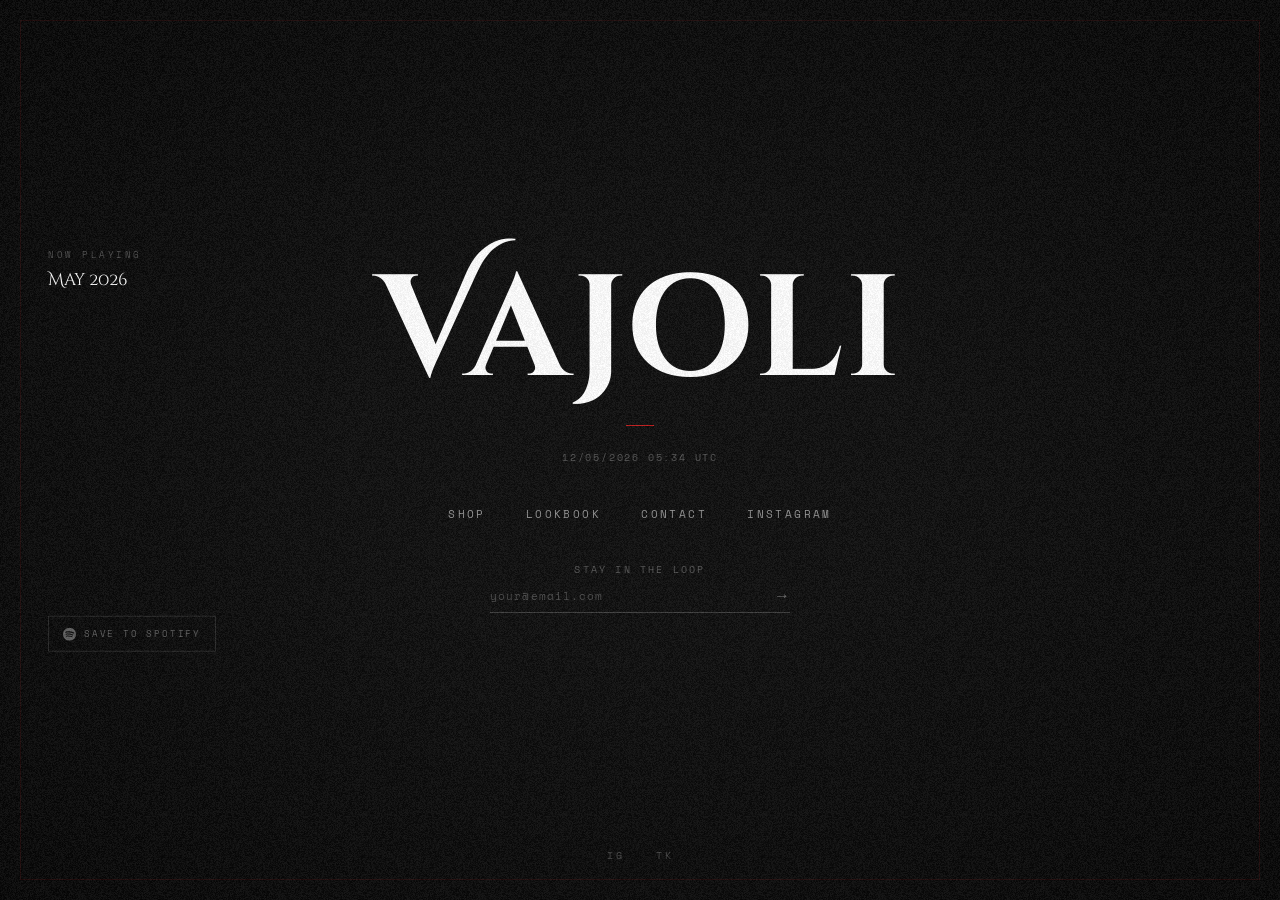
<file: index.html>
﻿<!DOCTYPE html>
<html lang="en">
<head>
    <meta charset="UTF-8">
    <meta name="viewport" content="width=device-width, initial-scale=1.0">
    <title>VAJOLI</title>
    <link rel="preconnect" href="https://fonts.googleapis.com">
    <link rel="preconnect" href="https://fonts.gstatic.com" crossorigin>
    <link href="https://fonts.googleapis.com/css2?family=Cinzel+Decorative:wght@400;700&family=Space+Mono:wght@400;700&display=swap" rel="stylesheet">
    <link rel="stylesheet" href="css/style.css?v=3">
</head>
<body class="page-home">

    <div class="grain-overlay"></div>

    <main class="hero">
        <!-- Background: replace with your editorial photo in style.css .hero__bg -->
        <div class="hero__bg"></div>
        <div class="hero__frame"></div>

        <div class="hero__content">
            <!-- Logo: place assets/logo.png here if you want the image instead of text -->
            <h1 class="hero__brand">Vajoli</h1>

            <div class="hero__rule"></div>

            <div class="hero__timestamp" id="timestamp"></div>

            <nav class="hero__nav" aria-label="Main navigation">
                <a href="shop.html">Shop</a>
                <a href="lookbook.html">Lookbook</a>
                <a href="contact.html">Contact</a>
                <a href="https://www.instagram.com/vaj0li/" target="_blank" rel="noopener">Instagram</a>
            </nav>

            <form class="hero__email" action="#" method="post" novalidate>
                <label class="hero__email-label" for="hero-email">Stay in the loop</label>
                <div class="hero__email-row">
                    <input
                        id="hero-email"
                        type="email"
                        name="email"
                        placeholder="your@email.com"
                        autocomplete="email"
                        required
                    >
                    <button type="submit" aria-label="Subscribe">→</button>
                </div>
            </form>
        </div>

        <!-- Monthly Playlist — left panel -->
        <div class="hero__playlist">
            <span class="hero__playlist-label">Now Playing</span>
            <span class="hero__playlist-month">May 2026</span>
            <div class="hero__playlist-embed">
                <iframe
                    src="https://open.spotify.com/embed/playlist/5VkpHDVp1KGWpnn2luR92s?utm_source=generator&theme=0"
                    width="100%"
                    height="300"
                    frameborder="0"
                    allowfullscreen
                    allow="autoplay; clipboard-write; encrypted-media; fullscreen; picture-in-picture"
                    loading="lazy">
                </iframe>
            </div>
            <a href="https://open.spotify.com/playlist/5VkpHDVp1KGWpnn2luR92s"
               target="_blank"
               rel="noopener"
               class="hero__playlist-save">
                <svg viewBox="0 0 24 24" xmlns="http://www.w3.org/2000/svg" aria-hidden="true" style="width:13px;height:13px;fill:currentColor;flex-shrink:0">
                    <path d="M12 0C5.4 0 0 5.4 0 12s5.4 12 12 12 12-5.4 12-12S18.66 0 12 0zm5.521 17.34c-.24.359-.66.48-1.021.24-2.82-1.74-6.36-2.101-10.561-1.141-.418.122-.779-.179-.899-.539-.12-.421.18-.78.54-.9 4.56-1.021 8.52-.6 11.64 1.32.42.18.479.659.301 1.02zm1.44-3.3c-.301.42-.841.6-1.262.3-3.239-1.98-8.159-2.58-11.939-1.38-.479.12-1.02-.12-1.14-.6-.12-.48.12-1.021.6-1.141C9.6 9.9 15 10.561 18.72 12.84c.361.181.54.78.241 1.2zm.12-3.36C15.24 8.4 8.82 8.16 5.16 9.301c-.6.179-1.2-.181-1.38-.721-.18-.601.18-1.2.72-1.381 4.26-1.26 11.28-1.02 15.721 1.621.539.3.719 1.02.419 1.56-.299.421-1.02.599-1.559.3z"/>
                </svg>
                Save to Spotify
            </a>
        </div>

        <div class="hero__socials">
            <a href="https://www.instagram.com/vaj0li/" target="_blank" rel="noopener">IG</a>
            <a href="https://www.tiktok.com/@vaj0li"   target="_blank" rel="noopener">TK</a>
        </div>
    </main>

    <script src="js/main.js?v=7"></script>
</body>
</html>
</file>
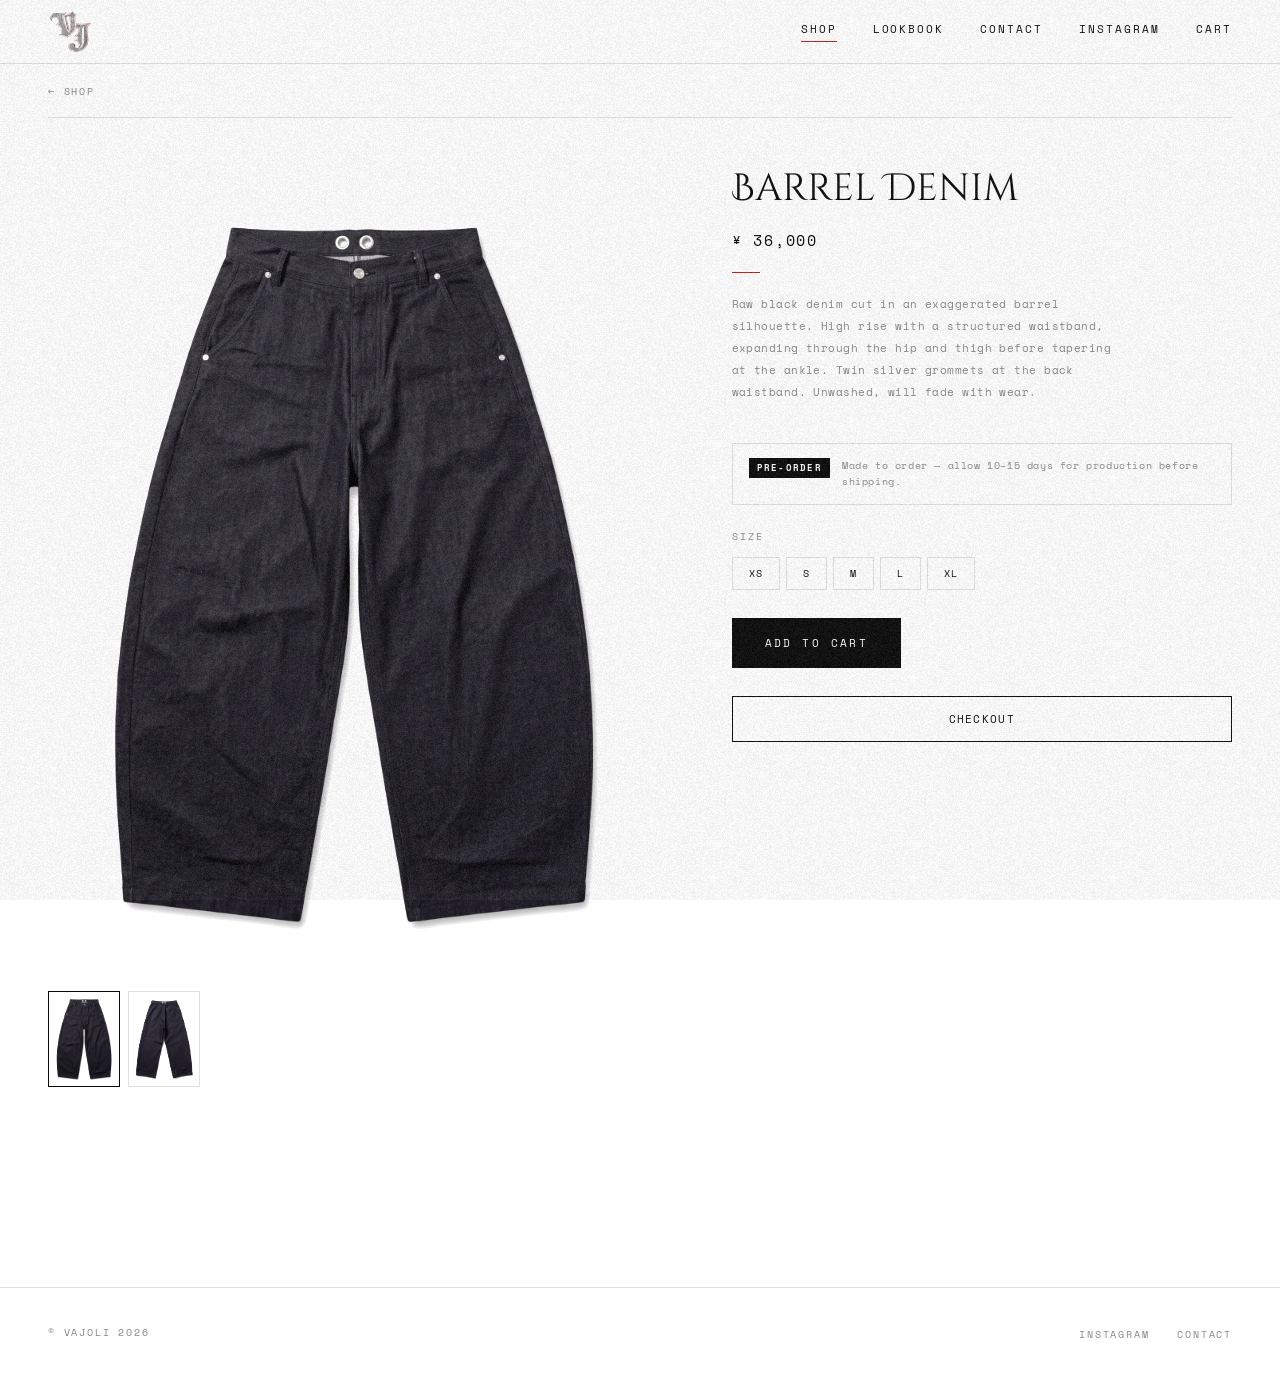
<file: barrel-denim.html>
﻿<!DOCTYPE html>
<html lang="en">
<head>
    <meta charset="UTF-8">
    <meta name="viewport" content="width=device-width, initial-scale=1.0">
    <title>Barrel Denim — VAJOLI</title>
    <link rel="preconnect" href="https://fonts.googleapis.com">
    <link rel="preconnect" href="https://fonts.gstatic.com" crossorigin>
    <link href="https://fonts.googleapis.com/css2?family=Cinzel+Decorative:wght@400;700&family=Space+Mono:wght@400;700&display=swap" rel="stylesheet">
    <link rel="stylesheet" href="css/style.css?v=6">
</head>
<body class="page-inner">

    <div class="grain-overlay"></div>

    <header class="site-header">
        <div class="header-left">
            <a href="index.html" class="site-logo">
                <img src="assets/logo.png" alt="Vajoli">
            </a>
        </div>
        <nav class="site-nav" aria-label="Main navigation">
            <a href="shop.html" class="active">Shop</a>
            <a href="lookbook.html">Lookbook</a>
            <a href="contact.html">Contact</a>
            <a href="https://www.instagram.com/vaj0li/" target="_blank" rel="noopener">Instagram</a>
            <a href="cart.html" class="cart-link">Cart<span class="cart-count"></span></a>
        </nav>
    </header>

    <main>
        <a href="shop.html" class="back-link">&#8592; Shop</a>
        <span class="back-link__rule"></span>
        <div class="product-page">

            <!-- Gallery -->
            <div class="product-gallery">
                <div class="product-gallery__main">
                    <img id="main-product-img"
                         src="assets/products/barrel-denim-front.jpg"
                         alt="Barrel Denim">
                </div>
                <div class="product-gallery__thumbs">
                    <button class="thumb active" onclick="switchProductImage('assets/products/barrel-denim-front.jpg', this)" aria-label="Front view">
                        <img src="assets/products/barrel-denim-front.jpg" alt="Front">
                    </button>
                    <button class="thumb" onclick="switchProductImage('assets/products/barrel-denim-back.jpg', this)" aria-label="Back view">
                        <img src="assets/products/barrel-denim-back.jpg" alt="Back">
                    </button>
                    <!-- Add more detail shots here -->
                </div>
            </div>

            <!-- Info -->
            <div class="product-info">
                <h1 class="product-info__name">Barrel Denim</h1>
                <div class="product-info__price-wrap" id="denim-price-wrap">
                    <p class="product-info__price price-launch" data-price-jpy="32000">&#165; 32,000</p>
                    <p class="product-info__price price-future" data-price-jpy="36000">&#165; 36,000</p>
                </div>
                <div class="product-info__rule"></div>

                <p class="product-info__desc">
                    Raw black denim cut in an exaggerated barrel silhouette. High rise with a structured waistband, expanding through the hip and thigh before tapering at the ankle. Twin silver grommets at the back waistband. Unwashed, will fade with wear.
                </p>

                <div class="product-preorder-notice">
                    <span class="preorder-badge">Pre-Order</span>
                    <p>Made to order — allow 10–15 days for production before shipping.</p>
                </div>

                <div class="product-info__sizes">
                    <span class="size-label">Size</span>
                    <div class="size-options">
                        <button class="size-btn" onclick="selectSize(this)">XS</button>
                        <button class="size-btn" onclick="selectSize(this)">S</button>
                        <button class="size-btn" onclick="selectSize(this)">M</button>
                        <button class="size-btn" onclick="selectSize(this)">L</button>
                        <button class="size-btn" onclick="selectSize(this)">XL</button>
                    </div>
                </div>

                <button class="btn-add-cart" data-product='{"id":"barrel-denim","name":"Barrel Denim","price":32000,"image":"assets/products/barrel-denim-front.jpg"}'>Add to cart</button>
                <button class="btn-buy-now" data-product='{"id":"barrel-denim","name":"Barrel Denim","price":32000,"image":"assets/products/barrel-denim-front.jpg"}'>Checkout</button>
            </div>

        </div>
    </main>

    <footer class="site-footer">
        <span class="site-footer__copy">© Vajoli 2026</span>
        <ul class="site-footer__links">
            <li><a href="https://www.instagram.com/vaj0li/" target="_blank" rel="noopener">Instagram</a></li>
            <li><a href="contact.html">Contact</a></li>
        </ul>
    </footer>

    <div id="spotify-mini"></div>
    <script src="js/main.js?v=7"></script>
</body>
</html>
</file>
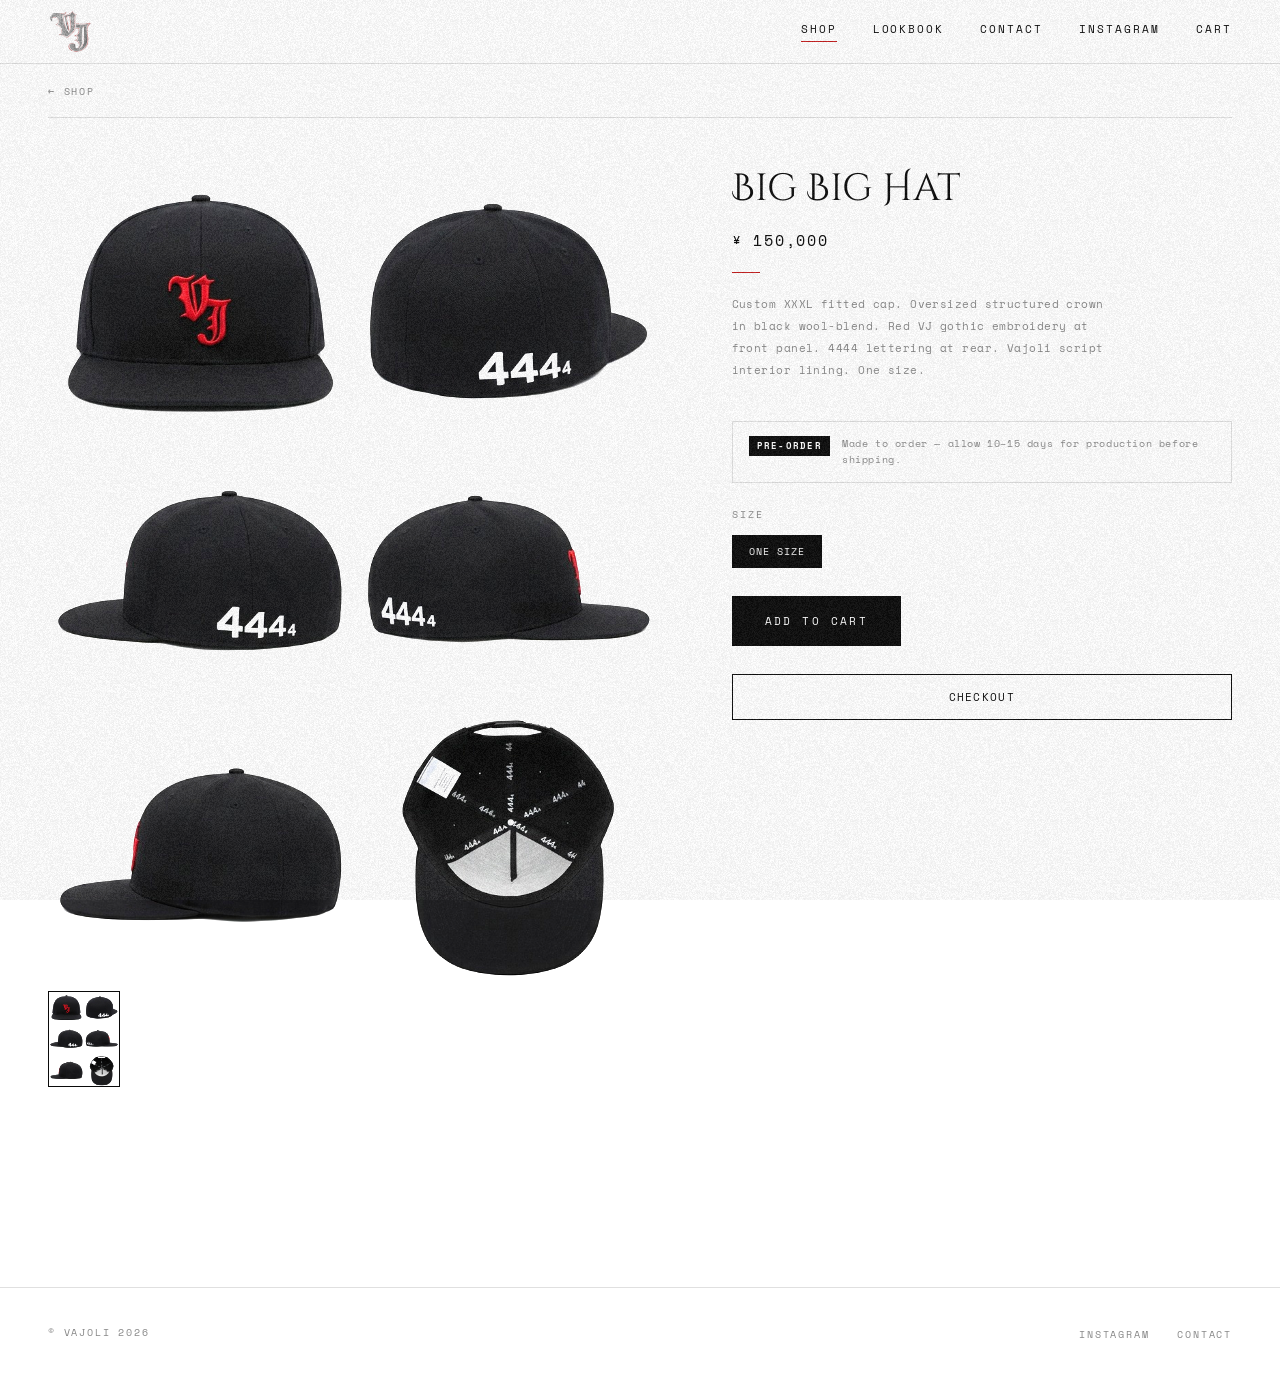
<file: big-big-hat.html>
<!DOCTYPE html>
<html lang="en">
<head>
    <meta charset="UTF-8">
    <meta name="viewport" content="width=device-width, initial-scale=1.0">
    <title>Big Big Hat — VAJOLI</title>
    <link rel="preconnect" href="https://fonts.googleapis.com">
    <link rel="preconnect" href="https://fonts.gstatic.com" crossorigin>
    <link href="https://fonts.googleapis.com/css2?family=Cinzel+Decorative:wght@400;700&family=Space+Mono:wght@400;700&display=swap" rel="stylesheet">
    <link rel="stylesheet" href="css/style.css?v=6">
</head>
<body class="page-inner">

    <div class="grain-overlay"></div>

    <header class="site-header">
        <div class="header-left">
            <a href="index.html" class="site-logo">
                <img src="assets/logo.png" alt="Vajoli">
            </a>
        </div>
        <nav class="site-nav" aria-label="Main navigation">
            <a href="shop.html" class="active">Shop</a>
            <a href="lookbook.html">Lookbook</a>
            <a href="contact.html">Contact</a>
            <a href="https://www.instagram.com/vaj0li/" target="_blank" rel="noopener">Instagram</a>
            <a href="cart.html" class="cart-link">Cart<span class="cart-count"></span></a>
        </nav>
    </header>

    <main>
        <a href="shop.html" class="back-link">&#8592; Shop</a>
        <span class="back-link__rule"></span>
        <div class="product-page">

            <!-- Gallery -->
            <div class="product-gallery">
                <div class="product-gallery__main">
                    <img id="main-product-img"
                         src="assets/products/big-big-hat-front.jpg"
                         alt="Big Big Hat">
                </div>
                <div class="product-gallery__thumbs">
                    <button class="thumb active" onclick="switchProductImage('assets/products/big-big-hat-front.jpg', this)" aria-label="All views">
                        <img src="assets/products/big-big-hat-front.jpg" alt="All views">
                    </button>
                </div>
            </div>

            <!-- Info -->
            <div class="product-info">
                <h1 class="product-info__name">Big Big Hat</h1>
                <p class="product-info__price" data-price-jpy="150000">&#165; 150,000</p>
                <div class="product-info__rule"></div>

                <p class="product-info__desc">
                    Custom XXXL fitted cap. Oversized structured crown in black wool-blend. Red VJ gothic embroidery at front panel. 4444 lettering at rear. Vajoli script interior lining. One size.
                </p>

                <div class="product-preorder-notice">
                    <span class="preorder-badge">Pre-Order</span>
                    <p>Made to order — allow 10–15 days for production before shipping.</p>
                </div>

                <div class="product-info__sizes">
                    <span class="size-label">Size</span>
                    <div class="size-options">
                        <button class="size-btn active" style="pointer-events:none;">One Size</button>
                    </div>
                </div>

                <button class="btn-add-cart" data-product='{"id":"big-big-hat","name":"Big Big Hat","price":150000,"image":"assets/products/big-big-hat-front.jpg"}'>Add to cart</button>
                <button class="btn-buy-now" data-product='{"id":"big-big-hat","name":"Big Big Hat","price":150000,"image":"assets/products/big-big-hat-front.jpg"}'>Checkout</button>
            </div>

        </div>
    </main>

    <footer class="site-footer">
        <span class="site-footer__copy">© Vajoli 2026</span>
        <ul class="site-footer__links">
            <li><a href="https://www.instagram.com/vaj0li/" target="_blank" rel="noopener">Instagram</a></li>
            <li><a href="contact.html">Contact</a></li>
        </ul>
    </footer>

    <div id="spotify-mini"></div>
    <script src="js/main.js?v=7"></script>
</body>
</html>
</file>
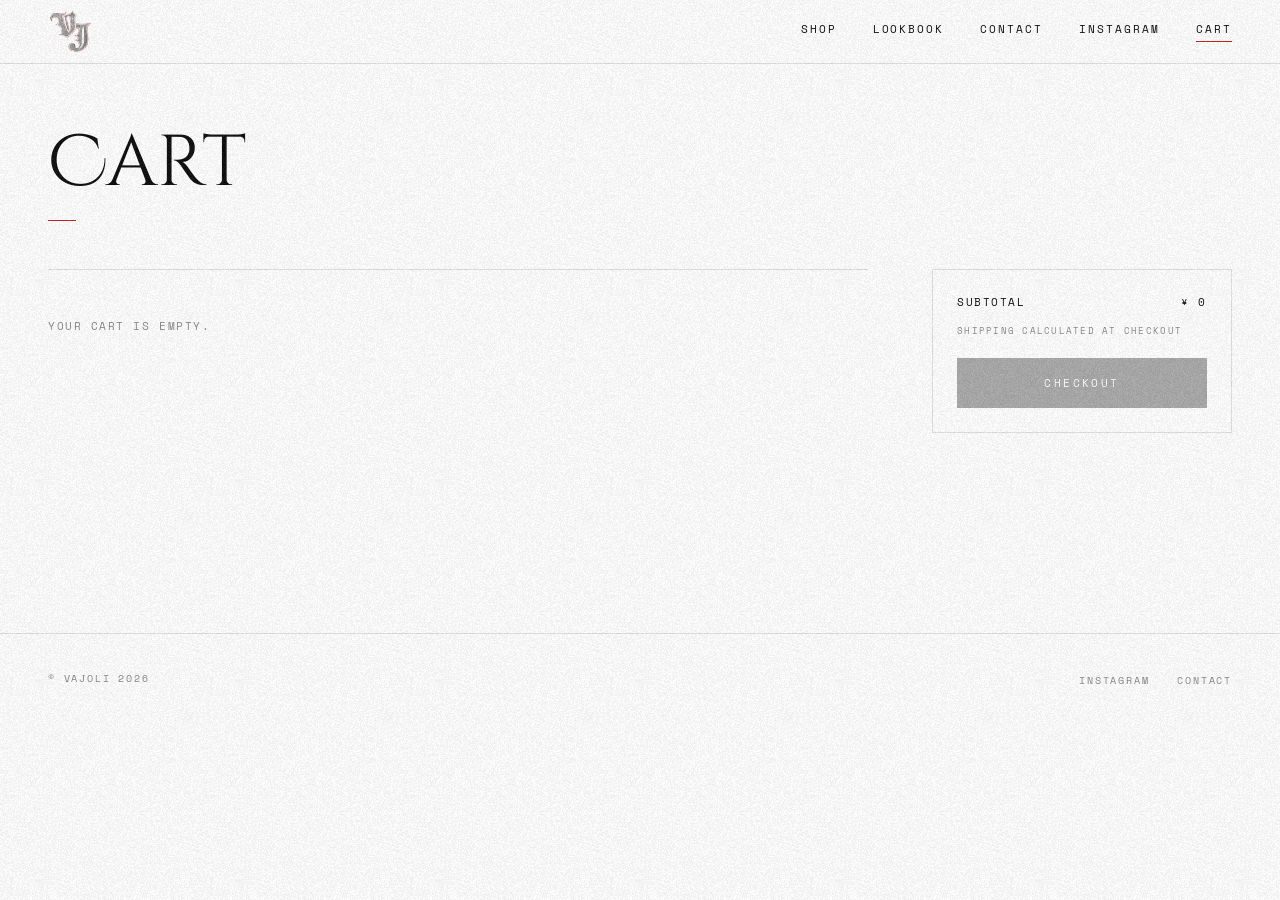
<file: cart.html>
﻿<!DOCTYPE html>
<html lang="en">
<head>
    <meta charset="UTF-8">
    <meta name="viewport" content="width=device-width, initial-scale=1.0">
    <title>Cart — VAJOLI</title>
    <link rel="preconnect" href="https://fonts.googleapis.com">
    <link rel="preconnect" href="https://fonts.gstatic.com" crossorigin>
    <link href="https://fonts.googleapis.com/css2?family=Cinzel+Decorative:wght@400;700&family=Space+Mono:wght@400;700&display=swap" rel="stylesheet">
    <link rel="stylesheet" href="css/style.css?v=6">
</head>
<body class="page-inner">

    <div class="grain-overlay"></div>

    <header class="site-header">
        <div class="header-left">
            <a href="index.html" class="site-logo">
                <img src="assets/logo.png" alt="Vajoli">
            </a>
        </div>
        <nav class="site-nav" aria-label="Main navigation">
            <a href="shop.html">Shop</a>
            <a href="lookbook.html">Lookbook</a>
            <a href="contact.html">Contact</a>
            <a href="https://www.instagram.com/vaj0li/" target="_blank" rel="noopener">Instagram</a>
            <a href="cart.html" class="cart-link active">Cart<span class="cart-count"></span></a>
        </nav>
    </header>

    <main>
        <div class="page-heading">
            <h1>Cart</h1>
            <div class="page-heading__rule"></div>
        </div>

        <div class="cart-page">
            <div id="cart-list" class="cart-list"></div>

            <div class="cart-summary">
                <div class="cart-summary__row">
                    <span>Subtotal</span>
                    <span id="cart-subtotal">&#165; 0</span>
                </div>
                <p class="cart-summary__note">Shipping calculated at checkout</p>
                <button id="btn-checkout" class="btn-checkout" disabled>Checkout</button>
            </div>
        </div>
    </main>

    <footer class="site-footer">
        <span class="site-footer__copy">© Vajoli 2026</span>
        <ul class="site-footer__links">
            <li><a href="https://www.instagram.com/vaj0li/" target="_blank" rel="noopener">Instagram</a></li>
            <li><a href="contact.html">Contact</a></li>
        </ul>
    </footer>

    <div id="spotify-mini"></div>
    <script src="js/main.js?v=7"></script>
    <script>renderCart();</script>
</body>
</html>
</file>
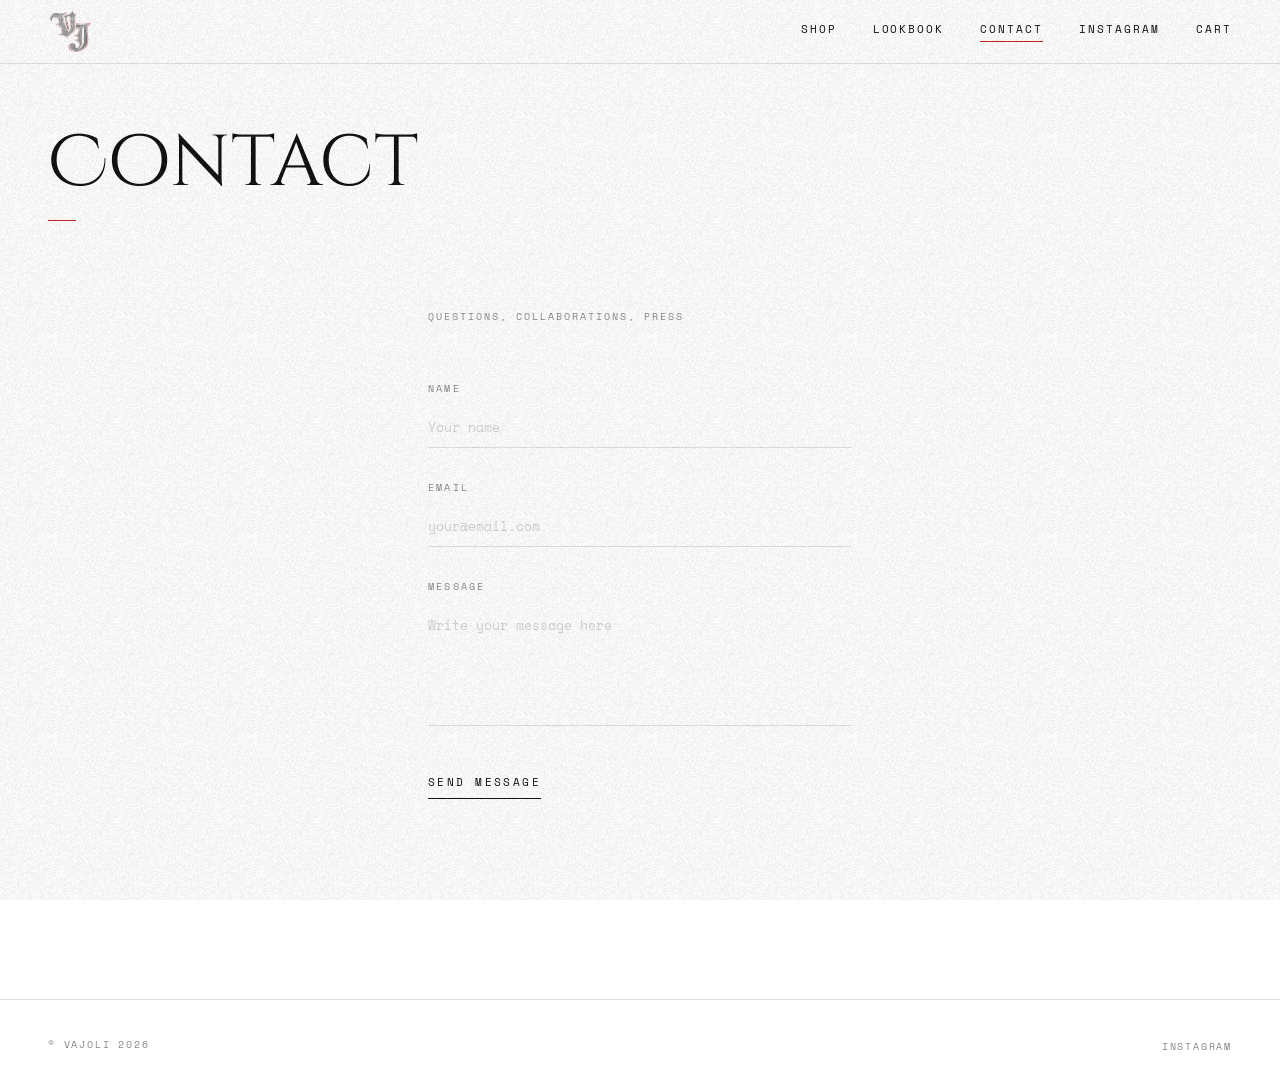
<file: contact.html>
﻿<!DOCTYPE html>
<html lang="en">
<head>
    <meta charset="UTF-8">
    <meta name="viewport" content="width=device-width, initial-scale=1.0">
    <title>Contact — VAJOLI</title>
    <link rel="preconnect" href="https://fonts.googleapis.com">
    <link rel="preconnect" href="https://fonts.gstatic.com" crossorigin>
    <link href="https://fonts.googleapis.com/css2?family=Cinzel+Decorative:wght@400;700&family=Space+Mono:wght@400;700&display=swap" rel="stylesheet">
    <link rel="stylesheet" href="css/style.css?v=6">
</head>
<body class="page-inner">

    <div class="grain-overlay"></div>

    <header class="site-header">
        <div class="header-left">
            <a href="index.html" class="site-logo">
                <img src="assets/logo.png" alt="Vajoli">
            </a>
        </div>
        <nav class="site-nav" aria-label="Main navigation">
            <a href="shop.html">Shop</a>
            <a href="lookbook.html">Lookbook</a>
            <a href="contact.html" class="active">Contact</a>
            <a href="https://www.instagram.com/vaj0li/" target="_blank" rel="noopener">Instagram</a>
            <a href="cart.html" class="cart-link">Cart<span class="cart-count"></span></a>
        </nav>
    </header>

    <main>
        <div class="page-heading">
            <h1>Contact</h1>
            <div class="page-heading__rule"></div>
        </div>

        <div class="contact-main">
            <p class="contact-sub">Questions, collaborations, press</p>

            <form class="contact-form" action="#" method="post" novalidate>

                <div class="form-group">
                    <label for="name">Name</label>
                    <input
                        type="text"
                        id="name"
                        name="name"
                        placeholder="Your name"
                        autocomplete="name"
                        required
                    >
                </div>

                <div class="form-group">
                    <label for="email">Email</label>
                    <input
                        type="email"
                        id="email"
                        name="email"
                        placeholder="your@email.com"
                        autocomplete="email"
                        required
                    >
                </div>

                <div class="form-group">
                    <label for="message">Message</label>
                    <textarea
                        id="message"
                        name="message"
                        placeholder="Write your message here"
                        rows="5"
                        required
                    ></textarea>
                </div>

                <button type="submit" class="btn-submit">Send message</button>

            </form>
        </div>
    </main>

    <footer class="site-footer">
        <span class="site-footer__copy">© Vajoli 2026</span>
        <ul class="site-footer__links">
            <li><a href="https://www.instagram.com/vaj0li/" target="_blank" rel="noopener">Instagram</a></li>
        </ul>
    </footer>

    <div id="spotify-mini"></div>
    <script src="js/main.js?v=7"></script>
</body>
</html>
</file>
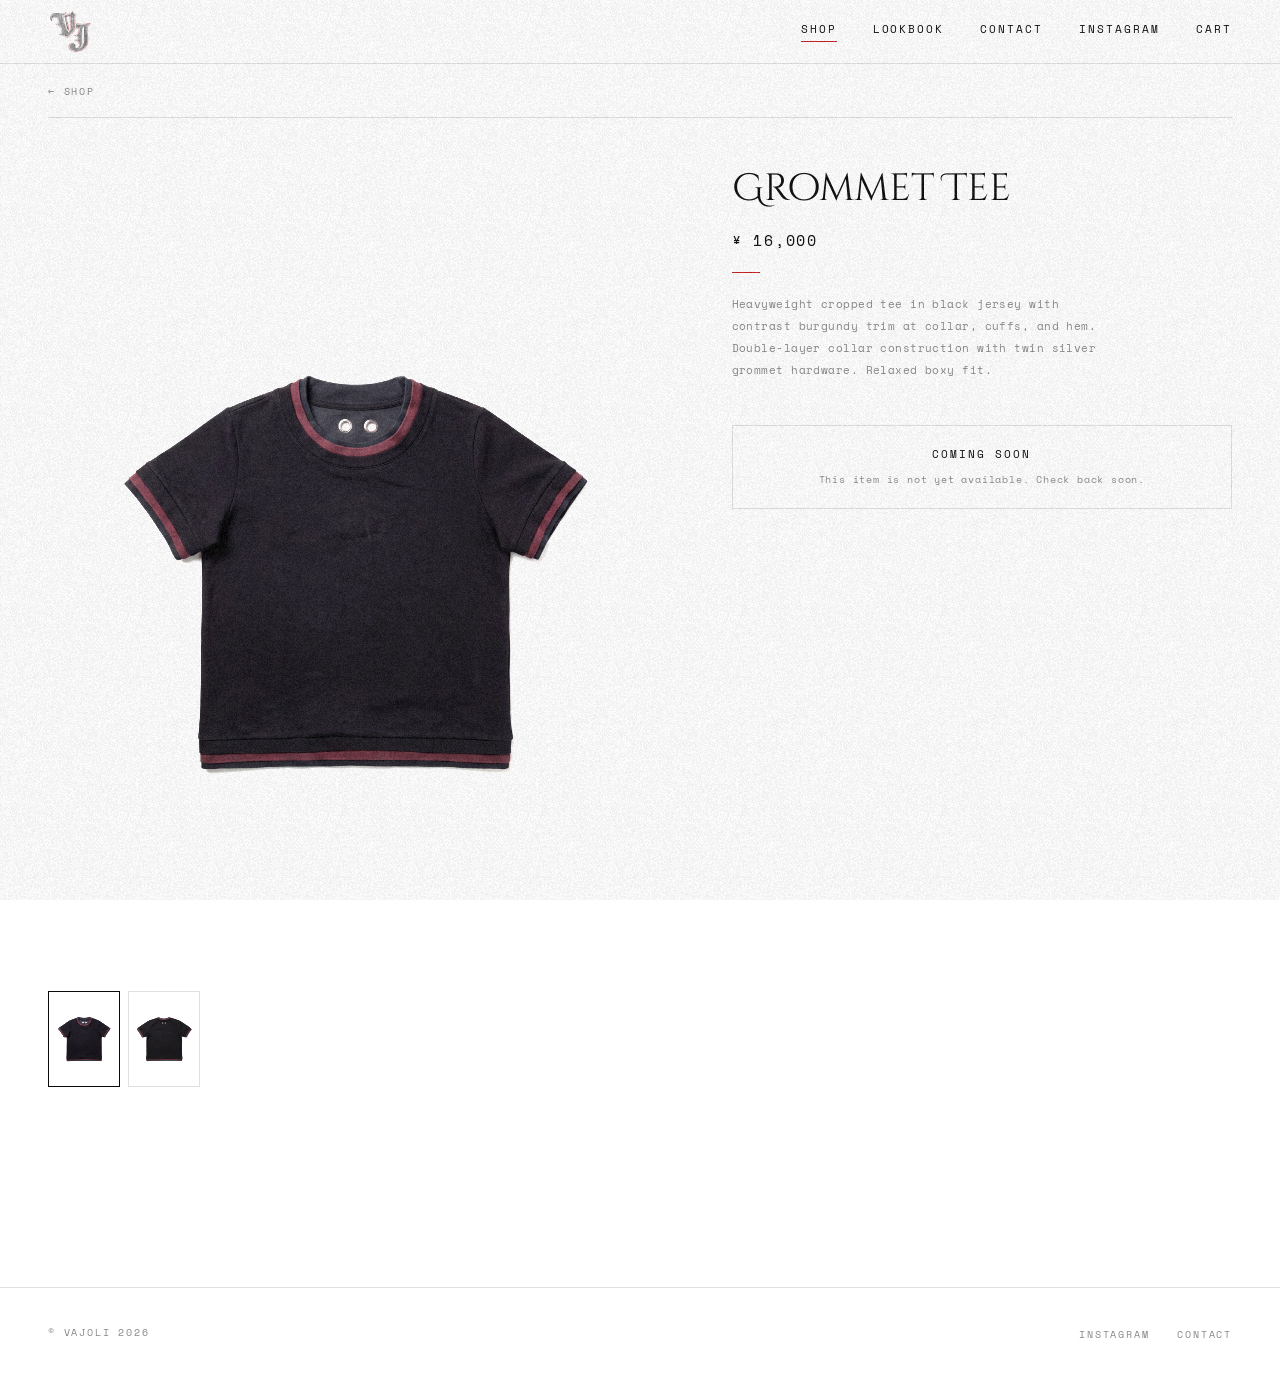
<file: grommet-tee.html>
﻿<!DOCTYPE html>
<html lang="en">
<head>
    <meta charset="UTF-8">
    <meta name="viewport" content="width=device-width, initial-scale=1.0">
    <title>Grommet Tee — VAJOLI</title>
    <link rel="preconnect" href="https://fonts.googleapis.com">
    <link rel="preconnect" href="https://fonts.gstatic.com" crossorigin>
    <link href="https://fonts.googleapis.com/css2?family=Cinzel+Decorative:wght@400;700&family=Space+Mono:wght@400;700&display=swap" rel="stylesheet">
    <link rel="stylesheet" href="css/style.css?v=6">
</head>
<body class="page-inner">

    <div class="grain-overlay"></div>

    <header class="site-header">
        <div class="header-left">
            <a href="index.html" class="site-logo">
                <img src="assets/logo.png" alt="Vajoli">
            </a>
        </div>
        <nav class="site-nav" aria-label="Main navigation">
            <a href="shop.html" class="active">Shop</a>
            <a href="lookbook.html">Lookbook</a>
            <a href="contact.html">Contact</a>
            <a href="https://www.instagram.com/vaj0li/" target="_blank" rel="noopener">Instagram</a>
            <a href="cart.html" class="cart-link">Cart<span class="cart-count"></span></a>
        </nav>
    </header>

    <main>
        <a href="shop.html" class="back-link">&#8592; Shop</a>
        <span class="back-link__rule"></span>
        <div class="product-page">

            <!-- Gallery -->
            <div class="product-gallery">
                <div class="product-gallery__main">
                    <img id="main-product-img"
                         src="assets/products/grommet-tee-front.jpg"
                         alt="Grommet Tee">
                </div>
                <div class="product-gallery__thumbs">
                    <button class="thumb active" onclick="switchProductImage('assets/products/grommet-tee-front.jpg', this)" aria-label="Front view">
                        <img src="assets/products/grommet-tee-front.jpg" alt="Front">
                    </button>
                    <button class="thumb" onclick="switchProductImage('assets/products/grommet-tee-back.jpg', this)" aria-label="Back view">
                        <img src="assets/products/grommet-tee-back.jpg" alt="Back">
                    </button>
                    <!-- Add more detail shots here -->
                </div>
            </div>

            <!-- Info -->
            <div class="product-info">
                <h1 class="product-info__name">Grommet Tee</h1>
                <p class="product-info__price" data-price-jpy="16000">&#165; 16,000</p>
                <div class="product-info__rule"></div>

                <p class="product-info__desc">
                    Heavyweight cropped tee in black jersey with contrast burgundy trim at collar, cuffs, and hem. Double-layer collar construction with twin silver grommet hardware. Relaxed boxy fit.
                </p>

                <div class="product-coming-soon-notice">
                    <span>Coming Soon</span>
                    <p>This item is not yet available. Check back soon.</p>
                </div>
            </div>

        </div>
    </main>

    <footer class="site-footer">
        <span class="site-footer__copy">© Vajoli 2026</span>
        <ul class="site-footer__links">
            <li><a href="https://www.instagram.com/vaj0li/" target="_blank" rel="noopener">Instagram</a></li>
            <li><a href="contact.html">Contact</a></li>
        </ul>
    </footer>

    <div id="spotify-mini"></div>
    <script src="js/main.js?v=7"></script>
</body>
</html>
</file>
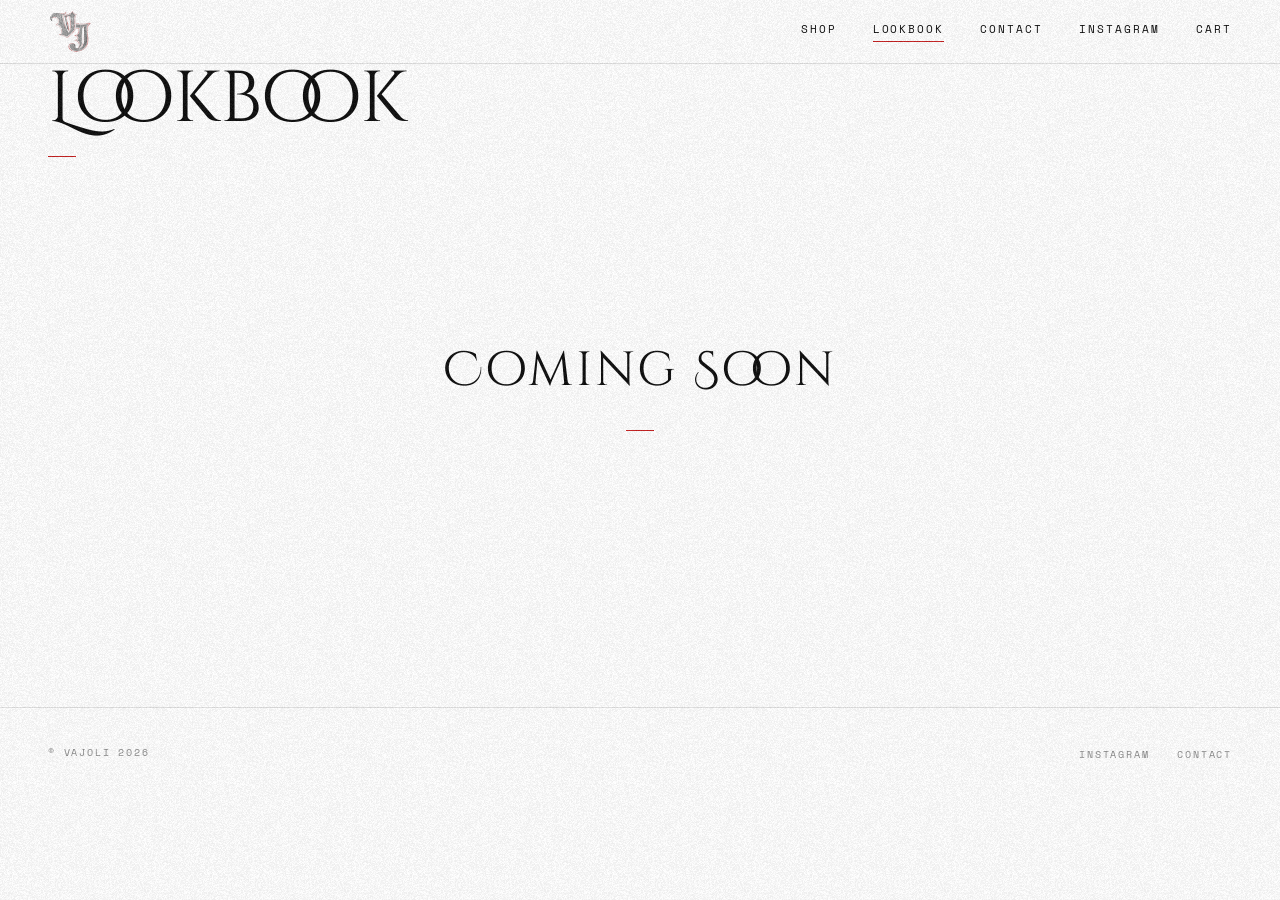
<file: lookbook.html>
﻿<!DOCTYPE html>
<html lang="en">
<head>
    <meta charset="UTF-8">
    <meta name="viewport" content="width=device-width, initial-scale=1.0">
    <title>Lookbook — VAJOLI</title>
    <link rel="preconnect" href="https://fonts.googleapis.com">
    <link rel="preconnect" href="https://fonts.gstatic.com" crossorigin>
    <link href="https://fonts.googleapis.com/css2?family=Cinzel+Decorative:wght@400;700&family=Space+Mono:wght@400;700&display=swap" rel="stylesheet">
    <link rel="stylesheet" href="css/style.css?v=6">
</head>
<body class="page-inner">

    <div class="grain-overlay"></div>

    <header class="site-header">
        <div class="header-left">
            <a href="index.html" class="site-logo">
                <img src="assets/logo.png" alt="Vajoli">
            </a>
        </div>
        <nav class="site-nav" aria-label="Main navigation">
            <a href="shop.html">Shop</a>
            <a href="lookbook.html" class="active">Lookbook</a>
            <a href="contact.html">Contact</a>
            <a href="https://www.instagram.com/vaj0li/" target="_blank" rel="noopener">Instagram</a>
            <a href="cart.html" class="cart-link">Cart<span class="cart-count"></span></a>
        </nav>
    </header>

    <main class="lookbook-main">
        <div class="page-heading lookbook-intro">
            <h1>Lookbook</h1>
            <div class="page-heading__rule"></div>
        </div>

        <div class="coming-soon">
            <span class="coming-soon__text">Coming Soon</span>
            <div class="coming-soon__rule"></div>
        </div>
    </main>

    <footer class="site-footer">
        <span class="site-footer__copy">© Vajoli 2026</span>
        <ul class="site-footer__links">
            <li><a href="https://www.instagram.com/vaj0li/" target="_blank" rel="noopener">Instagram</a></li>
            <li><a href="contact.html">Contact</a></li>
        </ul>
    </footer>

    <div id="spotify-mini"></div>
    <script src="js/main.js?v=7"></script>
</body>
</html>
</file>
<file: css/style.css>
/* ================================================
   VAJOLI — style.css
   ================================================ */

@import url('https://fonts.googleapis.com/css2?family=Cinzel+Decorative:wght@400;700&family=Space+Mono:wght@400;700&display=swap');

/* ── Reset ── */
*, *::before, *::after { box-sizing: border-box; margin: 0; padding: 0; }
html { font-size: 16px; scroll-behavior: smooth; }
img  { max-width: 100%; display: block; }
a    { color: inherit; text-decoration: none; }
ul   { list-style: none; }

body {
    font-family: 'Space Mono', 'Courier New', monospace;
    line-height: 1.6;
    -webkit-font-smoothing: antialiased;
    -moz-osx-font-smoothing: grayscale;
}

/* ── Tokens ── */
:root {
    --white:    #ffffff;
    --black:    #0a0a0a;
    --red:      #c41c1c;
    --muted:    #888888;
    --border:   #e0e0e0;
    --hero-bg:  #0c0c0c;
    --ph:       #1a1a1a;    /* placeholder dark */
    --gothic:   'Cinzel Decorative', 'Trajan Pro', serif;
    --mono:     'Space Mono', 'Courier New', monospace;
}

/* ── Grain Overlay (backgroundImage set via JS) ── */
.grain-overlay {
    position: fixed;
    inset: 0;
    pointer-events: none;
    z-index: 9000;
    background-repeat: repeat;
}

/* ================================================
   HOME — HERO
   ================================================ */

body.page-home {
    background: var(--hero-bg);
    overflow-x: hidden;
}

.hero {
    min-height: 100svh;
    display: flex;
    flex-direction: column;
    align-items: center;
    justify-content: center;
    position: relative;
    overflow: hidden;
    padding: 80px 24px 100px;
}

/* ── Hero background: swap for your editorial photo ── */
.hero__bg {
    position: absolute;
    inset: 0;
    z-index: 0;
    background: var(--hero-bg);
    /* background-image: url('../assets/hero.jpg'); */
    /* background-size: cover;                      */
    /* background-position: center;                 */
}

/* Vignette */
.hero__bg::after {
    content: '';
    position: absolute;
    inset: 0;
    background: radial-gradient(ellipse at center, transparent 30%, rgba(0,0,0,0.65) 100%);
}

/* Inner border accent */
.hero__frame {
    position: absolute;
    inset: 20px;
    border: 1px solid rgba(196, 28, 28, 0.12);
    pointer-events: none;
    z-index: 2;
}

/* ── Hero content ── */
.hero__content {
    position: relative;
    z-index: 3;
    display: flex;
    flex-direction: column;
    align-items: center;
    text-align: center;
    gap: 0;
}

.hero__brand {
    font-family: var(--gothic);
    font-size: clamp(72px, 14vw, 144px);
    color: var(--white);
    line-height: 0.9;
    letter-spacing: 0.02em;
    margin-bottom: 28px;
}

.hero__rule {
    width: 28px;
    height: 1px;
    background: var(--red);
    margin: 0 auto 24px;
}

.hero__timestamp {
    font-family: var(--mono);
    font-size: 10px;
    color: rgba(255, 255, 255, 0.3);
    letter-spacing: 0.18em;
    text-transform: uppercase;
    margin-bottom: 40px;
}

.hero__nav {
    display: flex;
    gap: 40px;
    flex-wrap: wrap;
    justify-content: center;
}

.hero__nav a {
    font-family: var(--mono);
    font-size: 11px;
    text-transform: uppercase;
    letter-spacing: 0.22em;
    color: rgba(255, 255, 255, 0.55);
    position: relative;
    padding-bottom: 3px;
    transition: color 0.2s ease;
}

.hero__nav a::after {
    content: '';
    position: absolute;
    bottom: 0;
    left: 0;
    width: 0;
    height: 1px;
    background: var(--red);
    transition: width 0.25s ease;
}

.hero__nav a:hover          { color: var(--white); }
.hero__nav a:hover::after   { width: 100%; }

/* ── Email capture ── */
.hero__email {
    margin-top: 36px;
    width: 100%;
    max-width: 300px;
    display: flex;
    flex-direction: column;
    gap: 10px;
}

.hero__email-label {
    font-family: var(--mono);
    font-size: 10px;
    text-transform: uppercase;
    letter-spacing: 0.22em;
    color: rgba(255, 255, 255, 0.3);
}

.hero__email-row {
    display: flex;
    align-items: center;
    border-bottom: 1px solid rgba(255, 255, 255, 0.2);
    padding-bottom: 8px;
    transition: border-color 0.25s ease;
}

.hero__email-row:focus-within {
    border-bottom-color: rgba(255, 255, 255, 0.6);
}

.hero__email input {
    flex: 1;
    background: transparent;
    border: none;
    outline: none;
    font-family: var(--mono);
    font-size: 11px;
    letter-spacing: 0.1em;
    color: var(--white);
    min-width: 0;
}

.hero__email input::placeholder {
    color: rgba(255, 255, 255, 0.25);
}

.hero__email button {
    background: none;
    border: none;
    color: rgba(255, 255, 255, 0.4);
    font-size: 16px;
    cursor: pointer;
    padding: 0 0 0 10px;
    line-height: 1;
    transition: color 0.2s ease;
    flex-shrink: 0;
}

.hero__email button:hover {
    color: var(--red);
}

/* ── Social links pinned to bottom ── */
.hero__socials {
    position: absolute;
    bottom: 36px;
    left: 50%;
    transform: translateX(-50%);
    z-index: 3;
    display: flex;
    gap: 32px;
}

.hero__socials a {
    font-family: var(--mono);
    font-size: 10px;
    text-transform: uppercase;
    letter-spacing: 0.25em;
    color: rgba(255, 255, 255, 0.25);
    transition: color 0.2s ease;
}

.hero__socials a:hover { color: var(--red); }

/* ── Monthly Playlist panel — left side of hero ── */
.hero__playlist {
    position: absolute;
    left: 48px;
    top: 50%;
    transform: translateY(-50%);
    z-index: 3;
    width: 230px;
    display: flex;
    flex-direction: column;
    gap: 13px;
}

.hero__playlist-label {
    font-family: var(--mono);
    font-size: 9px;
    text-transform: uppercase;
    letter-spacing: 0.28em;
    color: rgba(255, 255, 255, 0.28);
}

.hero__playlist-month {
    font-family: var(--gothic);
    font-size: 17px;
    font-weight: 400;
    color: var(--white);
    line-height: 1.1;
    margin-top: -4px;
}

.hero__playlist-embed {
    width: 100%;
}

.hero__playlist-embed iframe {
    display: block;
    width: 100%;
    border: none;
    border-radius: 10px;
}

.hero__playlist-save {
    display: inline-flex;
    align-items: center;
    gap: 8px;
    font-family: var(--mono);
    font-size: 9px;
    text-transform: uppercase;
    letter-spacing: 0.2em;
    color: rgba(255, 255, 255, 0.35);
    border: 1px solid rgba(255, 255, 255, 0.12);
    padding: 10px 14px;
    align-self: flex-start;
    transition: background 0.25s, border-color 0.25s, color 0.25s;
    white-space: nowrap;
}

.hero__playlist-save:hover {
    background: #1db954;
    border-color: #1db954;
    color: var(--white);
}

/* Hide on screens too narrow to avoid overlap with centered content */
@media (max-width: 1100px) {
    .hero__playlist { display: none; }
}

/* ================================================
   INNER PAGES — SHARED
   ================================================ */

body.page-inner {
    background: var(--white);
    color: var(--black);
}

/* ── Site Header ── */
.site-header {
    position: sticky;
    top: 0;
    z-index: 200;
    background: var(--white);
    border-bottom: 1px solid var(--border);
    height: 64px;
    display: flex;
    align-items: center;
    justify-content: space-between;
    padding: 0 48px;
    transition: box-shadow 0.3s ease;
}

.site-header.is-scrolled {
    box-shadow: 0 1px 24px rgba(0,0,0,0.06);
}

.header-left {
    display: flex;
    align-items: center;
    gap: 20px;
    flex-shrink: 0;
}

.site-logo {
    display: flex;
    align-items: center;
    flex-shrink: 0;
}

.site-logo img {
    height: 44px;
    width: auto;
    display: block;
}

/* ── Mini player controls ── */
.player-controls {
    display: flex;
    align-items: center;
    gap: 0;
}

.player-btn {
    background: none;
    border: none;
    cursor: pointer;
    color: var(--black);
    padding: 6px;
    display: flex;
    align-items: center;
    justify-content: center;
    opacity: 0.28;
    transition: opacity 0.2s;
    line-height: 0;
}

.player-btn:hover  { opacity: 0.9; }
.player-btn:active { opacity: 1; }

.player-btn svg {
    width: 11px;
    height: 11px;
    display: block;
}

/* Hidden Spotify iframe — off-screen but rendered so audio works */
#spotify-mini {
    position: fixed;
    left: -600px;
    bottom: 0;
    width: 300px;
    height: 80px;
    overflow: hidden;
    z-index: -1;
    pointer-events: none;
}

.site-nav {
    display: flex;
    align-items: center;
    gap: 36px;
}

.site-nav a {
    font-family: var(--mono);
    font-size: 11px;
    text-transform: uppercase;
    letter-spacing: 0.18em;
    color: var(--black);
    position: relative;
    padding-bottom: 3px;
    transition: color 0.2s ease;
}

.site-nav a::after {
    content: '';
    position: absolute;
    bottom: 0;
    left: 0;
    width: 0;
    height: 1px;
    background: var(--red);
    transition: width 0.25s ease;
}

.site-nav a:hover::after,
.site-nav a.active::after { width: 100%; }

/* ── Page Heading ── */
.page-heading {
    padding: 64px 48px 48px;
}

.page-heading h1 {
    font-family: var(--gothic);
    font-size: clamp(40px, 6vw, 72px);
    font-weight: 400;
    line-height: 1;
    color: var(--black);
}

.page-heading__rule {
    width: 28px;
    height: 1px;
    background: var(--red);
    margin-top: 20px;
}

/* ── Site Footer ── */
.site-footer {
    margin-top: 100px;
    border-top: 1px solid var(--border);
    padding: 32px 48px;
    display: flex;
    justify-content: space-between;
    align-items: center;
}

.site-footer__copy {
    font-family: var(--mono);
    font-size: 10px;
    text-transform: uppercase;
    letter-spacing: 0.18em;
    color: var(--muted);
}

.site-footer__links {
    display: flex;
    gap: 28px;
}

.site-footer__links a {
    font-family: var(--mono);
    font-size: 10px;
    text-transform: uppercase;
    letter-spacing: 0.18em;
    color: var(--muted);
    transition: color 0.2s ease;
}

.site-footer__links a:hover { color: var(--red); }

/* ================================================
   SHOP PAGE
   ================================================ */

.shop-main {
    padding: 0 48px;
}

/* ── Product grid ── */
.product-grid {
    display: grid;
    grid-template-columns: repeat(4, 1fr);
    gap: 20px;
    margin-top: 0;
}

.product-card__img-wrap {
    display: block;
    overflow: hidden;
}

.product-card__img {
    aspect-ratio: 3 / 4;
    background: #ffffff;
    position: relative;
    overflow: hidden;
}

/* Front and back images — brightness pushes grey bg to white, multiply blends it away */
.product-card__img .img-front,
.product-card__img .img-back {
    position: absolute;
    inset: 0;
    width: 100%;
    height: 100%;
    object-fit: contain;
    mix-blend-mode: multiply;
    filter: brightness(1.3);
    transition: opacity 0.45s ease;
}

/* Back image hidden by default */
.product-card__img .img-back {
    opacity: 0;
}

/* On hover: swap front → back */
.product-card__img-wrap:hover .img-front { opacity: 0; }
.product-card__img-wrap:hover .img-back  { opacity: 1; }

.product-card__info {
    padding: 14px 0 0;
    display: flex;
    justify-content: space-between;
    align-items: baseline;
}

.product-card__name {
    font-family: var(--mono);
    font-size: 11px;
    font-weight: 400;
    text-transform: uppercase;
    letter-spacing: 0.12em;
    color: var(--black);
}

.product-card__price {
    font-family: var(--mono);
    font-size: 11px;
    color: var(--muted);
    white-space: nowrap;
}

/* ================================================
   PRODUCT DETAIL PAGE
   ================================================ */

.product-page {
    display: grid;
    grid-template-columns: 55fr 45fr;
    gap: 72px;
    padding: 48px 48px 100px;
}

/* Gallery */
.product-gallery {}

.product-gallery__main {
    background: #ffffff;
    overflow: hidden;
    position: relative;
}

.product-gallery__main img {
    width: 100%;
    aspect-ratio: 3 / 4;
    object-fit: contain;
    mix-blend-mode: multiply;
    filter: brightness(1.3);
    display: block;
    transition: opacity 0.3s ease;
}

.product-gallery__thumbs {
    display: flex;
    gap: 8px;
    margin-top: 10px;
}

.thumb {
    width: 72px;
    aspect-ratio: 3 / 4;
    border: 1px solid var(--border);
    overflow: hidden;
    cursor: pointer;
    background: none;
    padding: 0;
    transition: border-color 0.2s ease;
    flex-shrink: 0;
}

.thumb.active,
.thumb:hover { border-color: var(--black); }

.thumb img {
    width: 100%;
    height: 100%;
    object-fit: contain;
    mix-blend-mode: multiply;
    filter: brightness(1.3);
    display: block;
}

/* Info panel */
.product-info {
    display: flex;
    flex-direction: column;
    gap: 20px;
    padding-top: 4px;
}

.product-info__name {
    font-family: var(--gothic);
    font-size: clamp(28px, 3vw, 44px);
    font-weight: 400;
    line-height: 1;
    color: var(--black);
}

.product-info__price {
    font-family: var(--mono);
    font-size: 15px;
    letter-spacing: 0.12em;
    color: var(--black);
}

.product-info__rule {
    width: 28px;
    height: 1px;
    background: var(--red);
}

.product-info__desc {
    font-family: var(--mono);
    font-size: 11px;
    line-height: 2;
    color: var(--muted);
    letter-spacing: 0.04em;
    max-width: 380px;
}

/* Size selector */
.size-label {
    display: block;
    font-family: var(--mono);
    font-size: 10px;
    text-transform: uppercase;
    letter-spacing: 0.22em;
    color: var(--muted);
    margin-bottom: 12px;
}

.size-options {
    display: flex;
    gap: 6px;
    flex-wrap: wrap;
}

.size-btn {
    font-family: var(--mono);
    font-size: 10px;
    text-transform: uppercase;
    letter-spacing: 0.1em;
    border: 1px solid var(--border);
    background: none;
    color: var(--black);
    padding: 8px 16px;
    cursor: pointer;
    transition: border-color 0.2s, background 0.2s, color 0.2s;
}

.size-btn:hover { border-color: var(--black); }

.size-btn.active {
    border-color: var(--black);
    background: var(--black);
    color: var(--white);
}

/* Add to cart */
.btn-add-cart {
    font-family: var(--mono);
    font-size: 11px;
    text-transform: uppercase;
    letter-spacing: 0.22em;
    background: var(--black);
    color: var(--white);
    border: 1px solid var(--black);
    padding: 16px 32px;
    cursor: pointer;
    align-self: flex-start;
    margin-top: 8px;
    transition: background 0.2s, border-color 0.2s;
}

.btn-add-cart:hover {
    background: var(--red);
    border-color: var(--red);
}

/* Launch price — red current, strikethrough future */
.product-info__price-wrap {
    display: flex;
    align-items: baseline;
    gap: 12px;
}
.price-launch {
    color: var(--red) !important;
}
.price-future {
    text-decoration: line-through;
    opacity: 0.45;
}
/* After launch period: hide future, show regular */
.price-expired .price-launch { display: none; }
.price-expired .price-future {
    text-decoration: none;
    opacity: 1;
    color: var(--black);
}
/* Shop card launch price */
.denim-card-price {
    display: flex;
    gap: 8px;
    align-items: baseline;
}
.denim-card-price .price-future {
    font-size: 10px;
}

/* Coming Soon notice on product page */
.product-coming-soon-notice {
    margin-top: 24px;
    padding: 20px 24px;
    border: 1px solid var(--border);
    text-align: center;
}
.product-coming-soon-notice span {
    display: block;
    font-family: var(--mono);
    font-size: 11px;
    text-transform: uppercase;
    letter-spacing: 0.18em;
    color: var(--black);
    margin-bottom: 8px;
}
.product-coming-soon-notice p {
    font-family: var(--mono);
    font-size: 10px;
    color: var(--muted);
    letter-spacing: 0.08em;
    margin: 0;
}

/* Pre-order notice on product page */
.product-preorder-notice {
    display: flex;
    align-items: flex-start;
    gap: 12px;
    margin-top: 20px;
    margin-bottom: 4px;
    padding: 14px 16px;
    border: 1px solid var(--border);
    background: transparent;
}
.preorder-badge {
    font-family: var(--mono);
    font-size: 9px;
    font-weight: 700;
    text-transform: uppercase;
    letter-spacing: 0.14em;
    color: var(--white);
    background: var(--black);
    padding: 3px 8px;
    white-space: nowrap;
    flex-shrink: 0;
}
.product-preorder-notice p {
    font-family: var(--mono);
    font-size: 10px;
    color: var(--muted);
    letter-spacing: 0.06em;
    margin: 0;
    line-height: 1.6;
}

.btn-buy-now {
    font-family: var(--mono);
    font-size: 11px;
    text-transform: uppercase;
    letter-spacing: 0.12em;
    border: 1px solid var(--black);
    background: none;
    color: var(--black);
    padding: 14px 24px;
    cursor: pointer;
    width: 100%;
    margin-top: 8px;
    transition: background 0.2s, color 0.2s;
}
.btn-buy-now:hover {
    background: var(--black);
    color: var(--white);
}

@media (max-width: 768px) {
    .product-page {
        grid-template-columns: 1fr;
        gap: 40px;
        padding: 24px 24px 80px;
    }
}

/* ================================================
   COMING SOON
   ================================================ */

.coming-soon {
    display: flex;
    flex-direction: column;
    align-items: center;
    justify-content: center;
    min-height: 50vh;
    gap: 20px;
}

.coming-soon__text {
    font-family: var(--gothic);
    font-size: clamp(28px, 4vw, 48px);
    color: var(--black);
    letter-spacing: 0.06em;
}

.coming-soon__rule {
    width: 28px;
    height: 1px;
    background: var(--red);
}

/* ================================================
   LOOKBOOK PAGE
   ================================================ */

.lookbook-main { padding: 0; }

.lookbook-intro {
    padding: 0 48px 0;
}

.lookbook-grid {
    display: grid;
    grid-template-columns: repeat(12, 1fr);
    gap: 3px;
    margin-top: 3px;
}

.lb-cell {
    overflow: hidden;
    cursor: pointer;
}

.lb-cell--full   { grid-column: 1 / -1; }
.lb-cell--half   { grid-column: span 6; }
.lb-cell--wide   { grid-column: span 8; }
.lb-cell--narrow { grid-column: span 4; }

.lb-cell__img {
    background: var(--ph);
    transition: transform 0.65s cubic-bezier(0.25, 0.46, 0.45, 0.94);
    overflow: hidden;
    position: relative;
}

.lb-cell--full   .lb-cell__img { aspect-ratio: 21 / 9; }
.lb-cell--half   .lb-cell__img { aspect-ratio: 4 / 5;  }
.lb-cell--wide   .lb-cell__img { aspect-ratio: 16 / 9; }
.lb-cell--narrow .lb-cell__img { aspect-ratio: 3 / 4;  }

.lb-cell__img img {
    position: absolute;
    inset: 0;
    width: 100%;
    height: 100%;
    object-fit: cover;
}

.lb-cell:hover .lb-cell__img { transform: scale(1.025); }

/* ================================================
   CONTACT PAGE
   ================================================ */

.contact-main {
    max-width: 520px;
    margin: 0 auto;
    padding: 40px 48px 100px;
}

.contact-sub {
    font-family: var(--mono);
    font-size: 10px;
    text-transform: uppercase;
    letter-spacing: 0.2em;
    color: var(--muted);
    margin-bottom: 56px;
}

.contact-form {
    display: flex;
    flex-direction: column;
    gap: 32px;
}

.form-group {
    display: flex;
    flex-direction: column;
    gap: 10px;
}

.form-group label {
    font-family: var(--mono);
    font-size: 10px;
    text-transform: uppercase;
    letter-spacing: 0.22em;
    color: var(--muted);
}

.form-group input,
.form-group textarea {
    width: 100%;
    background: transparent;
    border: none;
    border-bottom: 1px solid var(--border);
    padding: 10px 0;
    font-family: var(--mono);
    font-size: 13px;
    color: var(--black);
    outline: none;
    transition: border-color 0.25s ease;
    resize: none;
    -webkit-appearance: none;
}

.form-group input::placeholder,
.form-group textarea::placeholder {
    color: rgba(0, 0, 0, 0.18);
}

.form-group input:focus,
.form-group textarea:focus {
    border-bottom-color: var(--black);
}

.form-group textarea { min-height: 100px; }

.btn-submit {
    align-self: flex-start;
    margin-top: 8px;
    background: none;
    border: none;
    border-bottom: 1px solid var(--black);
    padding: 8px 0;
    font-family: var(--mono);
    font-size: 11px;
    text-transform: uppercase;
    letter-spacing: 0.22em;
    color: var(--black);
    cursor: pointer;
    position: relative;
    transition: color 0.2s ease, border-color 0.2s ease;
}

.btn-submit::after {
    content: '';
    position: absolute;
    bottom: -1px;
    left: 0;
    width: 0;
    height: 1px;
    background: var(--red);
    transition: width 0.3s ease;
}

.btn-submit:hover {
    color: var(--red);
    border-bottom-color: transparent;
}

.btn-submit:hover::after { width: 100%; }

/* ================================================
   RESPONSIVE
   ================================================ */

@media (max-width: 1024px) {
    .product-grid { grid-template-columns: repeat(3, 1fr); }
}

@media (max-width: 768px) {
    .site-header { padding: 0 24px; height: 56px; }
    .site-nav    { gap: 20px; }
    .site-nav a  { font-size: 10px; letter-spacing: 0.12em; }

    .page-heading { padding: 40px 24px 32px; }
    .shop-main    { padding: 0 24px; }

    .product-grid {
        grid-template-columns: repeat(2, 1fr);
        gap: 12px;
    }

    .lb-cell--half,
    .lb-cell--wide,
    .lb-cell--narrow { grid-column: 1 / -1; }

    .lb-cell--half   .lb-cell__img,
    .lb-cell--wide   .lb-cell__img,
    .lb-cell--narrow .lb-cell__img { aspect-ratio: 4 / 5; }

    .lookbook-intro { padding: 0 24px; }

    .site-footer {
        padding: 24px;
        margin-top: 64px;
        flex-direction: column;
        gap: 16px;
        text-align: center;
    }

    .contact-main { padding: 40px 24px 80px; }
    .hero__nav    { gap: 24px; }
    .hero__frame  { inset: 12px; }
}

@media (max-width: 480px) {
    .product-grid { grid-template-columns: 1fr; gap: 28px; }

    .site-nav a:not(.active):not(:last-child) { display: none; }

    .hero__brand { font-size: clamp(56px, 18vw, 100px); }
}

/* ================================================
   CART — NAV BADGE
   ================================================ */

.cart-link {
    display: inline-flex !important;
    align-items: center;
    gap: 5px;
}

.cart-count {
    display: none;
    align-items: center;
    justify-content: center;
    min-width: 16px;
    height: 16px;
    padding: 0 3px;
    background: var(--red);
    color: var(--white);
    font-size: 9px;
    border-radius: 8px;
    line-height: 1;
    font-style: normal;
    letter-spacing: 0;
}

/* ================================================
   CART — TOAST
   ================================================ */

.cart-toast {
    position: fixed;
    bottom: 32px;
    right: 32px;
    z-index: 9999;
    background: var(--black);
    color: var(--white);
    font-family: var(--mono);
    font-size: 10px;
    text-transform: uppercase;
    letter-spacing: 0.18em;
    padding: 14px 22px;
    opacity: 0;
    transform: translateY(8px);
    transition: opacity 0.3s ease, transform 0.3s ease;
    pointer-events: none;
}

.cart-toast.is-visible {
    opacity: 1;
    transform: translateY(0);
}

/* ================================================
   CART PAGE
   ================================================ */

.cart-page {
    display: grid;
    grid-template-columns: 1fr 300px;
    gap: 64px;
    padding: 0 48px 100px;
    align-items: start;
}

.cart-list {
    display: flex;
    flex-direction: column;
    border-top: 1px solid var(--border);
}

.cart-empty {
    font-family: var(--mono);
    font-size: 11px;
    text-transform: uppercase;
    letter-spacing: 0.14em;
    color: var(--muted);
    padding: 48px 0;
}

.cart-row {
    display: grid;
    grid-template-columns: 72px 1fr auto auto auto;
    align-items: center;
    gap: 20px;
    padding: 20px 0;
    border-bottom: 1px solid var(--border);
}

.cart-row__img-wrap {
    width: 72px;
    aspect-ratio: 3 / 4;
    overflow: hidden;
    background: #fff;
    flex-shrink: 0;
}

.cart-row__img {
    width: 100%;
    height: 100%;
    object-fit: contain;
    mix-blend-mode: multiply;
    filter: brightness(1.3);
    display: block;
}

.cart-row__info {
    display: flex;
    flex-direction: column;
    gap: 6px;
}

.cart-row__name {
    font-family: var(--mono);
    font-size: 11px;
    text-transform: uppercase;
    letter-spacing: 0.12em;
    color: var(--black);
}

.cart-row__meta {
    font-family: var(--mono);
    font-size: 10px;
    text-transform: uppercase;
    letter-spacing: 0.12em;
    color: var(--muted);
}

.cart-row__price-mobile { display: none; }

.cart-row__qty {
    display: flex;
    align-items: center;
    gap: 10px;
}

.qty-btn {
    width: 26px;
    height: 26px;
    border: 1px solid var(--border);
    background: none;
    font-family: var(--mono);
    font-size: 14px;
    cursor: pointer;
    display: flex;
    align-items: center;
    justify-content: center;
    color: var(--black);
    line-height: 1;
    transition: border-color 0.2s;
}

.qty-btn:hover { border-color: var(--black); }

.qty-val {
    font-family: var(--mono);
    font-size: 11px;
    min-width: 20px;
    text-align: center;
    letter-spacing: 0.06em;
}

.cart-row__price {
    font-family: var(--mono);
    font-size: 11px;
    letter-spacing: 0.1em;
    color: var(--black);
    min-width: 56px;
    text-align: right;
}

.cart-row__remove {
    background: none;
    border: none;
    font-size: 20px;
    color: var(--muted);
    cursor: pointer;
    line-height: 1;
    padding: 0 0 0 4px;
    transition: color 0.2s;
}

.cart-row__remove:hover { color: var(--red); }

/* Summary panel */
.cart-summary {
    display: flex;
    flex-direction: column;
    gap: 20px;
    padding: 24px;
    border: 1px solid var(--border);
    position: sticky;
    top: 84px;
}

.cart-summary__row {
    display: flex;
    justify-content: space-between;
    align-items: baseline;
    font-family: var(--mono);
    font-size: 11px;
    text-transform: uppercase;
    letter-spacing: 0.14em;
    color: var(--black);
}

.cart-summary__note {
    font-family: var(--mono);
    font-size: 9px;
    text-transform: uppercase;
    letter-spacing: 0.14em;
    color: var(--muted);
    margin-top: -8px;
}

.btn-checkout {
    font-family: var(--mono);
    font-size: 11px;
    text-transform: uppercase;
    letter-spacing: 0.22em;
    background: var(--black);
    color: var(--white);
    border: 1px solid var(--black);
    padding: 16px 32px;
    cursor: pointer;
    width: 100%;
    transition: background 0.2s, border-color 0.2s;
}

.btn-checkout:hover:not(:disabled) {
    background: var(--red);
    border-color: var(--red);
}

.btn-checkout:disabled {
    opacity: 0.35;
    cursor: default;
}

/* Cart responsive */
@media (max-width: 768px) {
    .cart-page {
        grid-template-columns: 1fr;
        gap: 40px;
        padding: 0 24px 80px;
    }
    .cart-summary { position: static; }
    .cart-row { grid-template-columns: 56px 1fr auto auto; }
    .cart-row__price { display: none; }
    .cart-row__price-mobile {
        display: block;
        font-family: var(--mono);
        font-size: 10px;
        letter-spacing: 0.1em;
        color: var(--muted);
    }
}

/* ================================================
   PRODUCT CARD — COMING SOON OVERLAY
   ================================================ */

.product-card__coming-soon {
    position: absolute;
    inset: 0;
    display: flex;
    align-items: center;
    justify-content: center;
    font-family: var(--gothic);
    font-size: 13px;
    letter-spacing: 0.1em;
    color: var(--white);
    background: rgba(10, 10, 10, 0.55);
    opacity: 0;
    transition: opacity 0.35s ease;
    z-index: 5;
    pointer-events: none;
}

.product-card__img-wrap:hover .product-card__coming-soon {
    opacity: 1;
}

/* ── Back to shop link ── */
.back-link {
    display: inline-flex;
    align-items: center;
    gap: 8px;
    font-family: var(--mono);
    font-size: 10px;
    text-transform: uppercase;
    letter-spacing: 0.18em;
    color: var(--muted);
    padding: 20px 48px 0;
    transition: color 0.2s;
}

.back-link:hover { color: var(--black); }

.back-link__rule {
    display: block;
    margin: 14px 48px 0;
    height: 1px;
    background: var(--border);
}

@media (max-width: 768px) {
    .back-link      { padding: 16px 24px 0; }
    .back-link__rule { margin: 12px 24px 0; }
}

/* ── Boxer product page — scale down the gallery image slightly ── */
body.page-boxer .product-gallery__main {
    padding: 0 10%;
}

body.page-boxer .thumb img {
    padding: 4px;
}

/* ── Pack selector (boxer page) ── */
.pack-options {
    display: flex;
    gap: 6px;
    flex-wrap: wrap;
}

.pack-btn {
    font-family: var(--mono);
    font-size: 10px;
    text-transform: uppercase;
    letter-spacing: 0.1em;
    border: 1px solid var(--border);
    background: none;
    color: var(--black);
    padding: 8px 16px;
    cursor: pointer;
    display: flex;
    align-items: center;
    gap: 7px;
    transition: border-color 0.2s, background 0.2s, color 0.2s;
}

.pack-btn:hover { border-color: var(--black); }

.pack-btn.active {
    border-color: var(--black);
    background: var(--black);
    color: var(--white);
}

.pack-save {
    font-size: 8px;
    letter-spacing: 0.08em;
    opacity: 0.65;
}

.pack-btn.active .pack-save { opacity: 0.75; }

/* Dim color selectors when 2-pack is selected */
.product-gallery__thumbs.is-disabled,
.pack-options.is-disabled {
    opacity: 0.3;
    pointer-events: none;
    transition: opacity 0.25s;
}

/* ── Color selector (boxer page) ── */
.color-options {
    display: flex;
    gap: 6px;
    flex-wrap: wrap;
}

.color-btn {
    font-family: var(--mono);
    font-size: 10px;
    text-transform: uppercase;
    letter-spacing: 0.1em;
    border: 1px solid var(--border);
    background: none;
    color: var(--black);
    padding: 8px 14px;
    cursor: pointer;
    display: flex;
    align-items: center;
    gap: 8px;
    transition: border-color 0.2s, background 0.2s, color 0.2s;
}

.color-btn:hover { border-color: var(--black); }

.color-btn.active {
    border-color: var(--black);
    background: var(--black);
    color: var(--white);
}

.color-swatch {
    display: inline-block;
    width: 10px;
    height: 10px;
    border-radius: 50%;
    border: 1px solid rgba(0, 0, 0, 0.15);
    flex-shrink: 0;
}

.color-btn.active .color-swatch {
    border-color: rgba(255, 255, 255, 0.35);
}

/* ── Size selector shake validation ── */
@keyframes shake {
    0%, 100% { transform: translateX(0); }
    20%       { transform: translateX(-6px); }
    40%       { transform: translateX(6px); }
    60%       { transform: translateX(-4px); }
    80%       { transform: translateX(4px); }
}

.size-options.shake { animation: shake 0.35s ease; }
</file>
